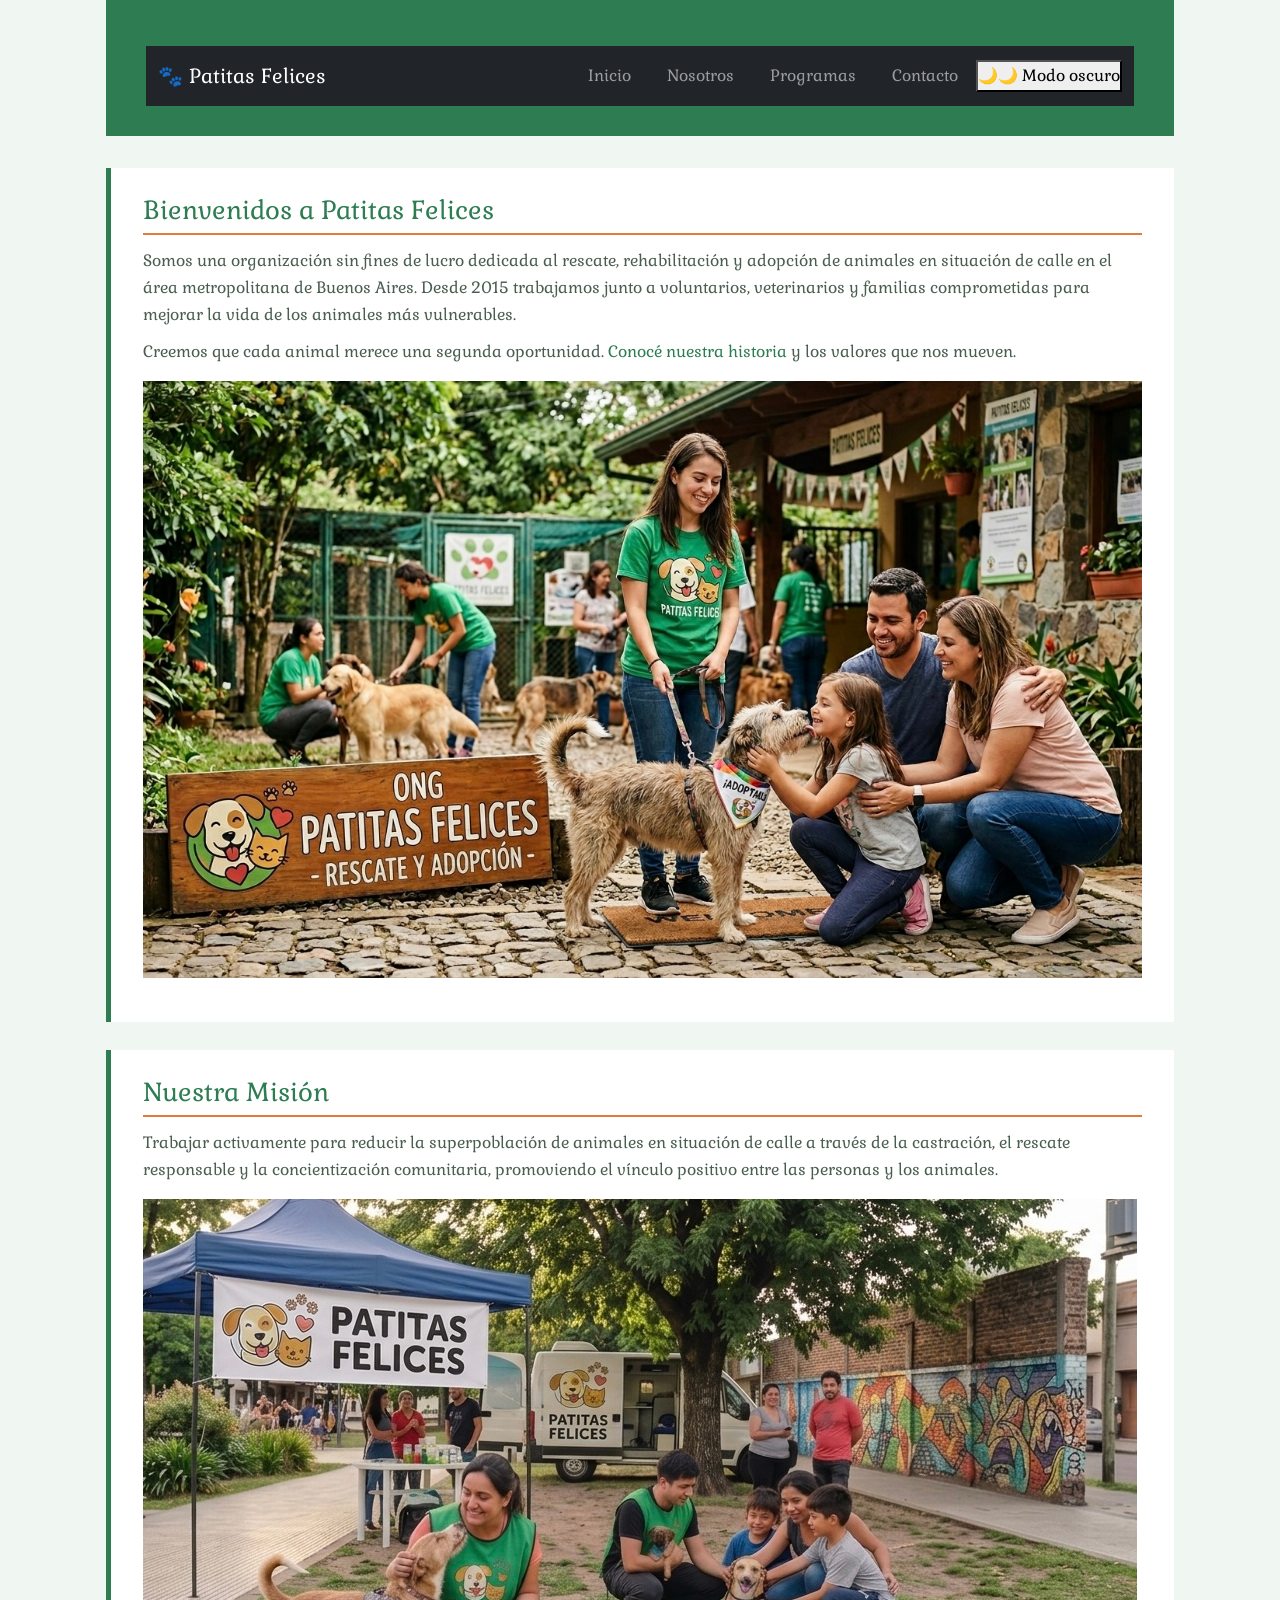
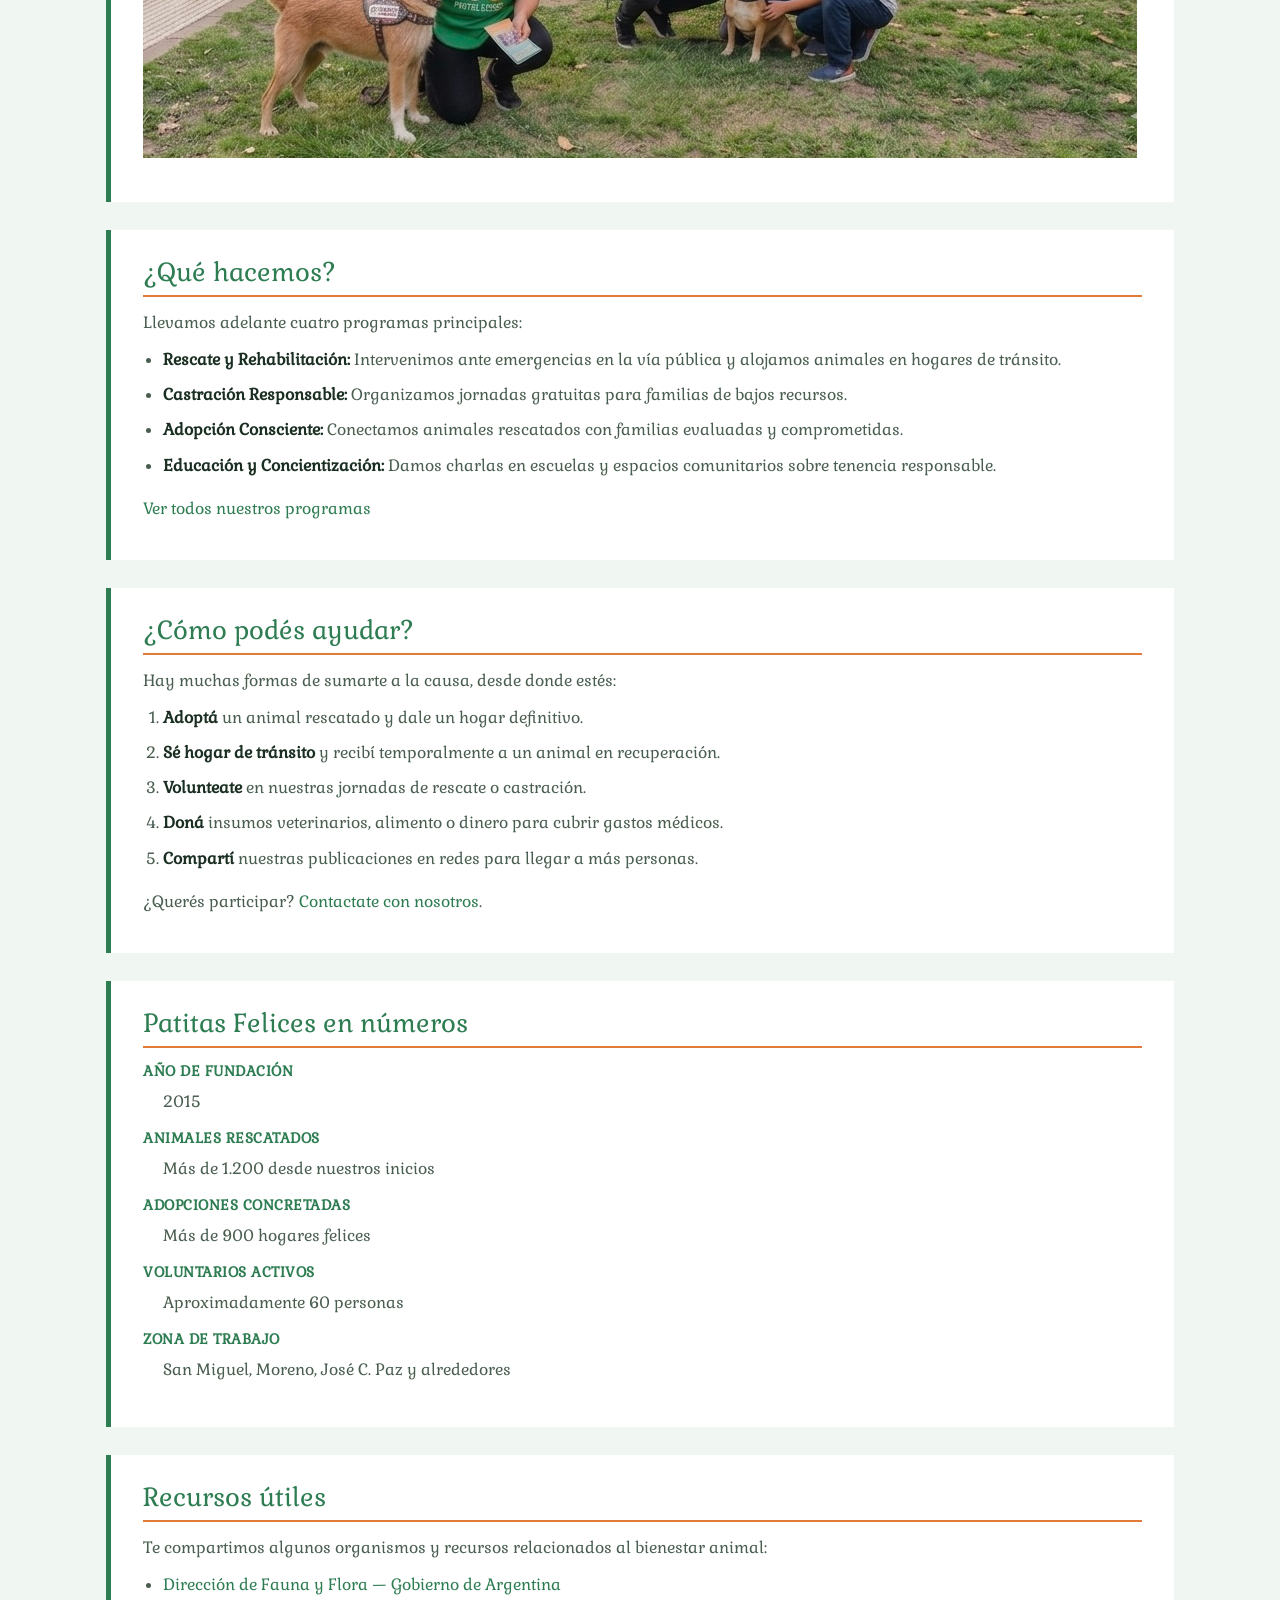
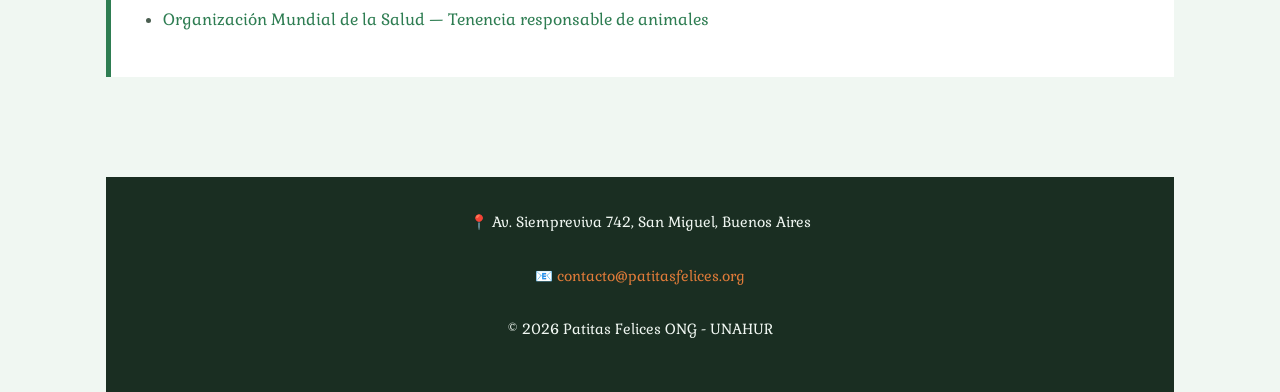
<file: index.html>
<!DOCTYPE html>
<html lang="es">
<head>
    <meta charset="UTF-8">
    <meta name="viewport" content="width=device-width, initial-scale=1.0">
    <title>Inicio | Patitas Felices</title>

    <link rel="preconnect" href="https://fonts.googleapis.com">
    <link rel="preconnect" href="https://fonts.gstatic.com" crossorigin>
    <link href="https://fonts.googleapis.com/css2?family=Gabriela&display=swap" rel="stylesheet">
    <link href="https://cdn.jsdelivr.net/npm/bootstrap@5.3.3/dist/css/bootstrap.min.css" rel="stylesheet">
    <link rel="stylesheet" href="css/estilos.css">
</head>
<body>
 
   <header>
  <nav class="navbar navbar-expand-lg navbar-dark bg-dark">
    <div class="container-fluid">
      <a class="navbar-brand" href="index.html">🐾 Patitas Felices</a>
      <button class="navbar-toggler" type="button" data-bs-toggle="collapse" data-bs-target="#navbarNav">
        <span class="navbar-toggler-icon"></span>
      </button>
      <div class="collapse navbar-collapse" id="navbarNav">
        <ul class="navbar-nav ms-auto">
          <li class="nav-item"><a class="nav-link" href="index.html">Inicio</a></li>
          <li class="nav-item"><a class="nav-link" href="nosotros.html">Nosotros</a></li>
          <li class="nav-item"><a class="nav-link" href="programas.html">Programas</a></li>
          <li class="nav-item"><a class="nav-link" href="contacto.html">Contacto</a></li>
        </ul>
        <button id="btn-modo">🌙🌙 Modo oscuro</button>
      </div>
    </div>
  </nav>
</header> 
    <main>
 
        <!-- Presentación de la ONG -->
        <section id="bienvenida">
            <h2>Bienvenidos a Patitas Felices</h2>
            <p>
                Somos una organización sin fines de lucro dedicada al rescate, rehabilitación 
                y adopción de animales en situación de calle en el área metropolitana de 
                Buenos Aires. Desde 2015 trabajamos junto a voluntarios, veterinarios y 
                familias comprometidas para mejorar la vida de los animales más vulnerables.
            </p>
            <p>
                Creemos que cada animal merece una segunda oportunidad. 
                <a href="nosotros.html">Conocé nuestra historia</a> y los valores que nos mueven.
            </p>
 
            <img src="img/patitasfelices.jpeg" alt="Voluntarios de Patitas Felices en medio de una adopcion">
        </section>
 
        <!-- Misión -->
        <section id="mision">
            <h2>Nuestra Misión</h2>
            <p>
                Trabajar activamente para reducir la superpoblación de animales en situación 
                de calle a través de la castración, el rescate responsable y la concientización 
                comunitaria, promoviendo el vínculo positivo entre las personas y los animales.
            </p>
 
            <img src="img/mision.jpeg" alt="Animal castrado en una jornada de castración gratuita">
        </section>
 
        <!-- Resumen de programas -->
        <section id="programas-resumen">
            <h2>¿Qué hacemos?</h2>
            <p>Llevamos adelante cuatro programas principales:</p>
            <ul>
                <li><strong>Rescate y Rehabilitación:</strong> Intervenimos ante emergencias en la vía pública y alojamos animales en hogares de tránsito.</li>
                <li><strong>Castración Responsable:</strong> Organizamos jornadas gratuitas para familias de bajos recursos.</li>
                <li><strong>Adopción Consciente:</strong> Conectamos animales rescatados con familias evaluadas y comprometidas.</li>
                <li><strong>Educación y Concientización:</strong> Damos charlas en escuelas y espacios comunitarios sobre tenencia responsable.</li>
            </ul>
            <p>
                <a href="programas.html">Ver todos nuestros programas</a>
            </p>
        </section>
 
        <!-- Cómo ayudar -->
        <section id="como-ayudar">
            <h2>¿Cómo podés ayudar?</h2>
            <p>Hay muchas formas de sumarte a la causa, desde donde estés:</p>
            <ol>
                <li><strong>Adoptá</strong> un animal rescatado y dale un hogar definitivo.</li>
                <li><strong>Sé hogar de tránsito</strong> y recibí temporalmente a un animal en recuperación.</li>
                <li><strong>Volunteate</strong> en nuestras jornadas de rescate o castración.</li>
                <li><strong>Doná</strong> insumos veterinarios, alimento o dinero para cubrir gastos médicos.</li>
                <li><strong>Compartí</strong> nuestras publicaciones en redes para llegar a más personas.</li>
            </ol>
            <p>
                ¿Querés participar? <a href="contacto.html">Contactate con nosotros</a>.
            </p>
        </section>
 
        <!-- Datos rápidos -->
        <section id="datos-rapidos">
            <h2>Patitas Felices en números</h2>
            <dl>
                <dt>Año de fundación</dt>
                <dd>2015</dd>
                <dt>Animales rescatados</dt>
                <dd>Más de 1.200 desde nuestros inicios</dd>
                <dt>Adopciones concretadas</dt>
                <dd>Más de 900 hogares felices</dd>
                <dt>Voluntarios activos</dt>
                <dd>Aproximadamente 60 personas</dd>
                <dt>Zona de trabajo</dt>
                <dd>San Miguel, Moreno, José C. Paz y alrededores</dd>
            </dl>
        </section>
 
        <!-- Enlace externo -->
        <section id="recursos">
            <h2>Recursos útiles</h2>
            <p>Te compartimos algunos organismos y recursos relacionados al bienestar animal:</p>
            <ul>
                <li>
                    <a href="https://www.argentina.gob.ar/ambiente/fauna" 
                       target="_blank" 
                       rel="noopener noreferrer">
                        Dirección de Fauna y Flora — Gobierno de Argentina
                    </a>
                </li>
                <li>
                    <a href="https://www.who.int/es/news-room/fact-sheets/detail/animal-bites" 
                       target="_blank" 
                       rel="noopener noreferrer">
                        Organización Mundial de la Salud — Tenencia responsable de animales
                    </a>
                </li>
            </ul>
        </section>
 
    </main>
 
    <footer>
        <p>📍 Av. Siempreviva 742, San Miguel, Buenos Aires</p>
        <p>📧 <a href="mailto:contacto@patitasfelices.org">contacto@patitasfelices.org</a></p>
        <p>&copy; 2026 Patitas Felices ONG - UNAHUR</p>
    </footer>
 <script src="https://cdn.jsdelivr.net/npm/bootstrap@5.3.3/dist/js/bootstrap.bundle.min.js"></script>
 <script src="js/main.js"></script>
</body>
</html>
</file>
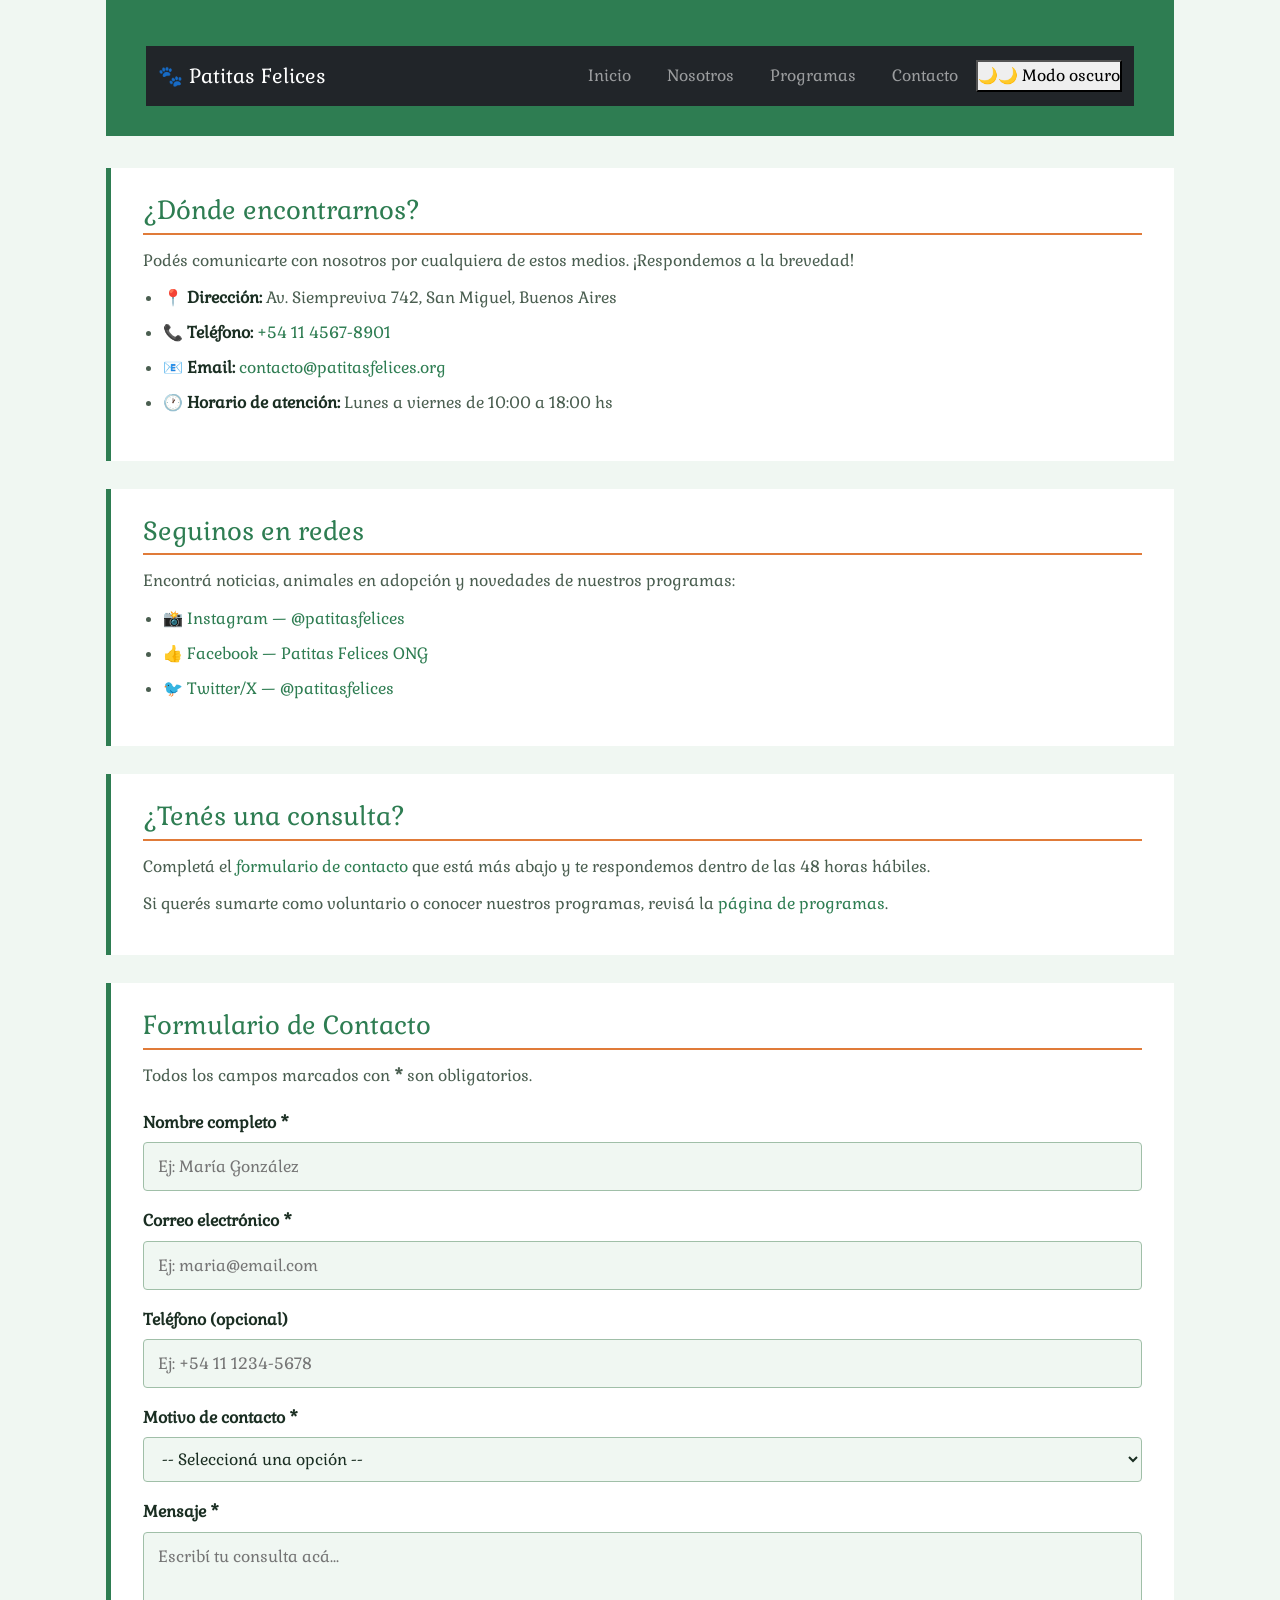
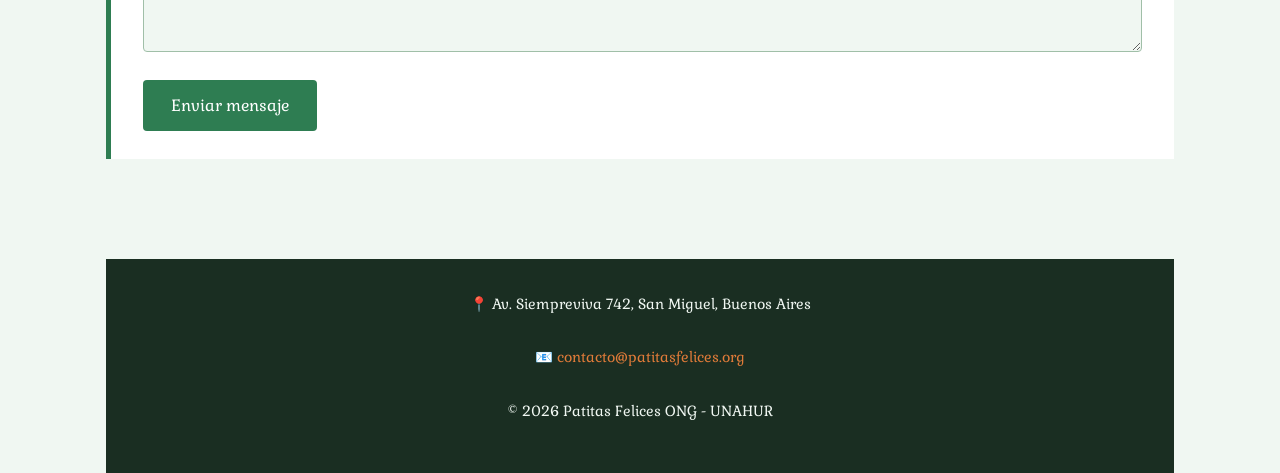
<file: Contacto.html>
<!DOCTYPE html>
<html lang="es">
<head>
    <meta charset="UTF-8">
    <meta name="viewport" content="width=device-width, initial-scale=1.0">
    <title>Contacto | Patitas Felices</title>
    
    <link rel="preconnect" href="https://fonts.googleapis.com">
    <link rel="preconnect" href="https://fonts.gstatic.com" crossorigin>
    <link href="https://fonts.googleapis.com/css2?family=Gabriela&display=swap" rel="stylesheet">
    <link href="https://cdn.jsdelivr.net/npm/bootstrap@5.3.3/dist/css/bootstrap.min.css" rel="stylesheet">
    <link rel="stylesheet" href="css/estilos.css">
</head>
<body>

    <header>
  <nav class="navbar navbar-expand-lg navbar-dark bg-dark">
    <div class="container-fluid">
      <a class="navbar-brand" href="index.html">🐾 Patitas Felices</a>
      <button class="navbar-toggler" type="button" data-bs-toggle="collapse" data-bs-target="#navbarNav">
        <span class="navbar-toggler-icon"></span>
      </button>
      <div class="collapse navbar-collapse" id="navbarNav">
        <ul class="navbar-nav ms-auto">
          <li class="nav-item"><a class="nav-link" href="index.html">Inicio</a></li>
          <li class="nav-item"><a class="nav-link" href="nosotros.html">Nosotros</a></li>
          <li class="nav-item"><a class="nav-link" href="programas.html">Programas</a></li>
          <li class="nav-item"><a class="nav-link" href="contacto.html">Contacto</a></li>
        </ul>
        <button id="btn-modo">🌙🌙 Modo oscuro</button>
      </div>
    </div>
  </nav>
</header>

    <main>

        <!-- Información de contacto -->
        <section id="info-contacto">
            <h2>¿Dónde encontrarnos?</h2>
            <p>Podés comunicarte con nosotros por cualquiera de estos medios. 
               ¡Respondemos a la brevedad!</p>

            <ul>
                <li>
                    📍 <strong>Dirección:</strong> Av. Siempreviva 742, San Miguel, Buenos Aires
                </li>
                <li>
                    📞 <strong>Teléfono:</strong> 
                    <a href="tel:+541145678901">+54 11 4567-8901</a>
                </li>
                <li>
                    📧 <strong>Email:</strong> 
                    <a href="mailto:contacto@patitasfelices.org">contacto@patitasfelices.org</a>
                </li>
                <li>
                    🕐 <strong>Horario de atención:</strong> Lunes a viernes de 10:00 a 18:00 hs
                </li>
            </ul>
        </section>

        <!-- Redes sociales -->
        <section id="redes">
            <h2>Seguinos en redes</h2>
            <p>Encontrá noticias, animales en adopción y novedades de nuestros programas:</p>
            <ul>
                <li>
                    <a href="https://www.instagram.com/patitasfelices" 
                       target="_blank" 
                       rel="noopener noreferrer">
                        📸 Instagram — @patitasfelices
                    </a>
                </li>
                <li>
                    <a href="https://www.facebook.com/patitasfelicesong" 
                       target="_blank" 
                       rel="noopener noreferrer">
                        👍 Facebook — Patitas Felices ONG
                    </a>
                </li>
                <li>
                    <a href="https://twitter.com/patitasfelices" 
                       target="_blank" 
                       rel="noopener noreferrer">
                        🐦 Twitter/X — @patitasfelices
                    </a>
                </li>
            </ul>
        </section>

        <!-- Enlace interno a formulario -->
        <section id="cta-formulario">
            <h2>¿Tenés una consulta?</h2>
            <p>
                Completá el <a href="#formulario">formulario de contacto</a> 
                que está más abajo y te respondemos dentro de las 48 horas hábiles.
            </p>
            <p>
                Si querés sumarte como voluntario o conocer nuestros programas, 
                revisá la <a href="programas.html">página de programas</a>.
            </p>
        </section>

        <!-- Formulario -->
        <section id="formulario">
            <h2>Formulario de Contacto</h2>
            <p>Todos los campos marcados con <strong>*</strong> son obligatorios.</p>

            <form action="#" method="post">

                <label for="nombre">Nombre completo *</label>
                <input 
                    type="text" 
                    id="nombre" 
                    name="nombre" 
                    placeholder="Ej: María González"
                    required>

                <label for="email">Correo electrónico *</label>
                <input 
                    type="email" 
                    id="email" 
                    name="email" 
                    placeholder="Ej: maria@email.com"
                    required>

                <label for="telefono">Teléfono (opcional)</label>
                <input 
                    type="tel" 
                    id="telefono" 
                    name="telefono" 
                    placeholder="Ej: +54 11 1234-5678">

                <label for="motivo">Motivo de contacto *</label>
                <select id="motivo" name="motivo" required>
                    <option value="">-- Seleccioná una opción --</option>
                    <option value="adopcion">Quiero adoptar</option>
                    <option value="transito">Quiero ser hogar de tránsito</option>
                    <option value="voluntariado">Quiero ser voluntario/a</option>
                    <option value="donacion">Quiero hacer una donación</option>
                    <option value="castracion">Consulta sobre castración</option>
                    <option value="otro">Otro</option>
                </select>

                <label for="mensaje">Mensaje *</label>
                <textarea 
                    id="mensaje" 
                    name="mensaje" 
                    placeholder="Escribí tu consulta acá..."
                    required></textarea>

                <button type="submit">Enviar mensaje</button>

            </form>
        </section>

    </main>

    <footer>
        <p>📍 Av. Siempreviva 742, San Miguel, Buenos Aires</p>
        <p>📧 <a href="mailto:contacto@patitasfelices.org">contacto@patitasfelices.org</a></p>
        <p>&copy; 2026 Patitas Felices ONG - UNAHUR</p>
    </footer>
<script src="https://cdn.jsdelivr.net/npm/bootstrap@5.3.3/dist/js/bootstrap.bundle.min.js"></script>
<script src="js/main.js"></script>
</body>
</html>
</file>
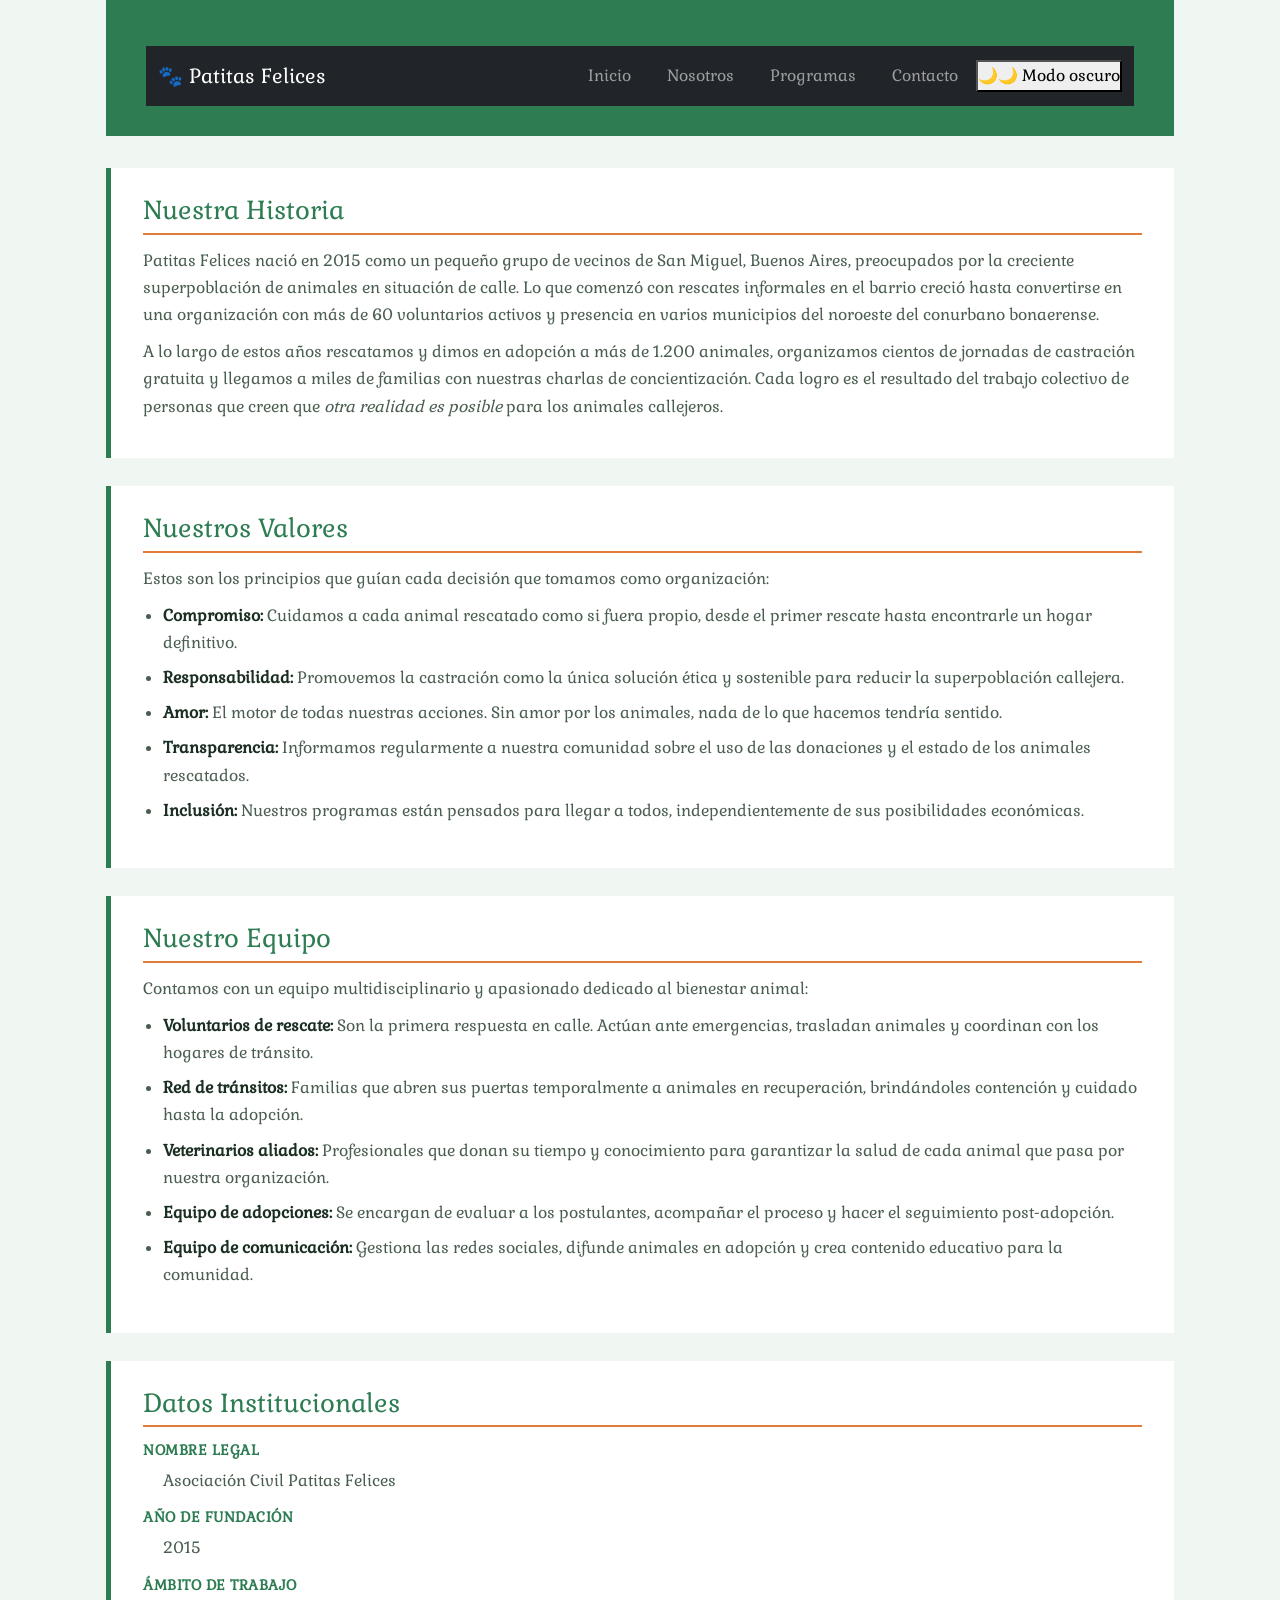
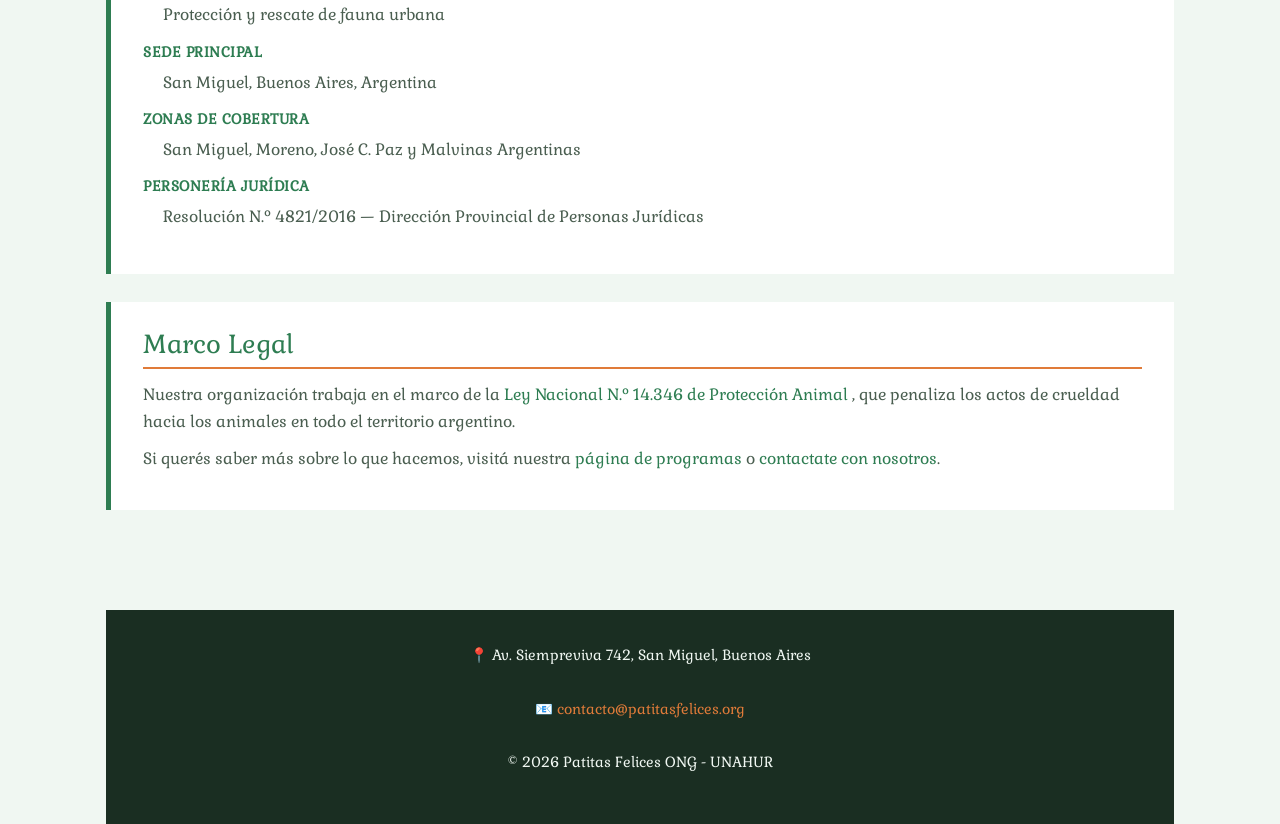
<file: nosotros.html>
<!DOCTYPE html>
<html lang="es">
<head>
    <meta charset="UTF-8">
    <meta name="viewport" content="width=device-width, initial-scale=1.0">
    <title>Nosotros | Patitas Felices</title>

    <link rel="preconnect" href="https://fonts.googleapis.com">
    <link rel="preconnect" href="https://fonts.gstatic.com" crossorigin>
    <link href="https://fonts.googleapis.com/css2?family=Gabriela&display=swap" rel="stylesheet">
    <link href="https://cdn.jsdelivr.net/npm/bootstrap@5.3.3/dist/css/bootstrap.min.css" rel="stylesheet">
    <link rel="stylesheet" href="css/estilos.css">
</head>

<body>

<header>
  <nav class="navbar navbar-expand-lg navbar-dark bg-dark">
    <div class="container-fluid">
      <a class="navbar-brand" href="index.html">🐾 Patitas Felices</a>

      <button class="navbar-toggler" type="button"
              data-bs-toggle="collapse"
              data-bs-target="#navbarNav">
        <span class="navbar-toggler-icon"></span>
      </button>

      <div class="collapse navbar-collapse" id="navbarNav">
        <ul class="navbar-nav ms-auto">
          <li class="nav-item"><a class="nav-link" href="index.html">Inicio</a></li>
          <li class="nav-item"><a class="nav-link" href="nosotros.html">Nosotros</a></li>
          <li class="nav-item"><a class="nav-link" href="programas.html">Programas</a></li>
          <li class="nav-item"><a class="nav-link" href="contacto.html">Contacto</a></li>
        </ul>
        <button id="btn-modo">🌙🌙 Modo oscuro</button>
      </div>
    </div>
  </nav>
</header>

<main>
        <!-- Historia -->
        <section id="historia">
            <h2>Nuestra Historia</h2>
            <p>
                Patitas Felices nació en 2015 como un pequeño grupo de vecinos de San Miguel, 
                Buenos Aires, preocupados por la creciente superpoblación de animales en 
                situación de calle. Lo que comenzó con rescates informales en el barrio 
                creció hasta convertirse en una organización con más de 60 voluntarios activos 
                y presencia en varios municipios del noroeste del conurbano bonaerense.
            </p>
            <p>
                A lo largo de estos años rescatamos y dimos en adopción a más de 1.200 animales, 
                organizamos cientos de jornadas de castración gratuita y llegamos a miles de 
                familias con nuestras charlas de concientización. Cada logro es el resultado 
                del trabajo colectivo de personas que creen que <em>otra realidad es posible</em> 
                para los animales callejeros.
            </p>
        </section>
 
        <!-- Valores -->
        <section id="valores">
            <h2>Nuestros Valores</h2>
            <p>Estos son los principios que guían cada decisión que tomamos como organización:</p>
            <ul>
                <li>
                    <strong>Compromiso:</strong> Cuidamos a cada animal rescatado como si fuera 
                    propio, desde el primer rescate hasta encontrarle un hogar definitivo.
                </li>
                <li>
                    <strong>Responsabilidad:</strong> Promovemos la castración como la única 
                    solución ética y sostenible para reducir la superpoblación callejera.
                </li>
                <li>
                    <strong>Amor:</strong> El motor de todas nuestras acciones. Sin amor por 
                    los animales, nada de lo que hacemos tendría sentido.
                </li>
                <li>
                    <strong>Transparencia:</strong> Informamos regularmente a nuestra comunidad 
                    sobre el uso de las donaciones y el estado de los animales rescatados.
                </li>
                <li>
                    <strong>Inclusión:</strong> Nuestros programas están pensados para llegar 
                    a todos, independientemente de sus posibilidades económicas.
                </li>
            </ul>
        </section>
 
        <!-- Equipo -->
        <section id="equipo">
            <h2>Nuestro Equipo</h2>
            <p>
                Contamos con un equipo multidisciplinario y apasionado dedicado 
                al bienestar animal:
            </p>
            <ul>
                <li>
                    <strong>Voluntarios de rescate:</strong> Son la primera respuesta en calle. 
                    Actúan ante emergencias, trasladan animales y coordinan con los hogares de tránsito.
                </li>
                <li>
                    <strong>Red de tránsitos:</strong> Familias que abren sus puertas temporalmente 
                    a animales en recuperación, brindándoles contención y cuidado hasta la adopción.
                </li>
                <li>
                    <strong>Veterinarios aliados:</strong> Profesionales que donan su tiempo y 
                    conocimiento para garantizar la salud de cada animal que pasa por nuestra organización.
                </li>
                <li>
                    <strong>Equipo de adopciones:</strong> Se encargan de evaluar a los postulantes, 
                    acompañar el proceso y hacer el seguimiento post-adopción.
                </li>
                <li>
                    <strong>Equipo de comunicación:</strong> Gestiona las redes sociales, difunde 
                    animales en adopción y crea contenido educativo para la comunidad.
                </li>
            </ul>
        </section>
 
        <!-- Datos institucionales -->
        <section id="datos-ong">
            <h2>Datos Institucionales</h2>
            <dl>
                <dt>Nombre Legal</dt>
                <dd>Asociación Civil Patitas Felices</dd>
 
                <dt>Año de Fundación</dt>
                <dd>2015</dd>
 
                <dt>Ámbito de Trabajo</dt>
                <dd>Protección y rescate de fauna urbana</dd>
 
                <dt>Sede Principal</dt>
                <dd>San Miguel, Buenos Aires, Argentina</dd>
 
                <dt>Zonas de cobertura</dt>
                <dd>San Miguel, Moreno, José C. Paz y Malvinas Argentinas</dd>
 
                <dt>Personería Jurídica</dt>
                <dd>Resolución N.º 4821/2016 — Dirección Provincial de Personas Jurídicas</dd>
            </dl>
        </section>
 
        <!-- Enlace externo -->
        <section id="marco-legal">
            <h2>Marco Legal</h2>
            <p>
                Nuestra organización trabaja en el marco de la 
                <a href="https://www.argentina.gob.ar/normativa/nacional/ley-14346-72068" 
                   target="_blank" 
                   rel="noopener noreferrer">
                    Ley Nacional N.º 14.346 de Protección Animal
                </a>, 
                que penaliza los actos de crueldad hacia los animales en todo el territorio argentino.
            </p>
            <p>
                Si querés saber más sobre lo que hacemos, visitá nuestra 
                <a href="programas.html">página de programas</a> o 
                <a href="contacto.html">contactate con nosotros</a>.
            </p>
        </section>
 
    </main>
 
    <footer>
        <p>📍 Av. Siempreviva 742, San Miguel, Buenos Aires</p>
        <p>📧 <a href="mailto:contacto@patitasfelices.org">contacto@patitasfelices.org</a></p>
        <p>&copy; 2026 Patitas Felices ONG - UNAHUR</p>
    </footer>
 <script src="https://cdn.jsdelivr.net/npm/bootstrap@5.3.3/dist/js/bootstrap.bundle.min.js"></script>
 <script src="js/main.js"></script>
</body>
</html>
</file>
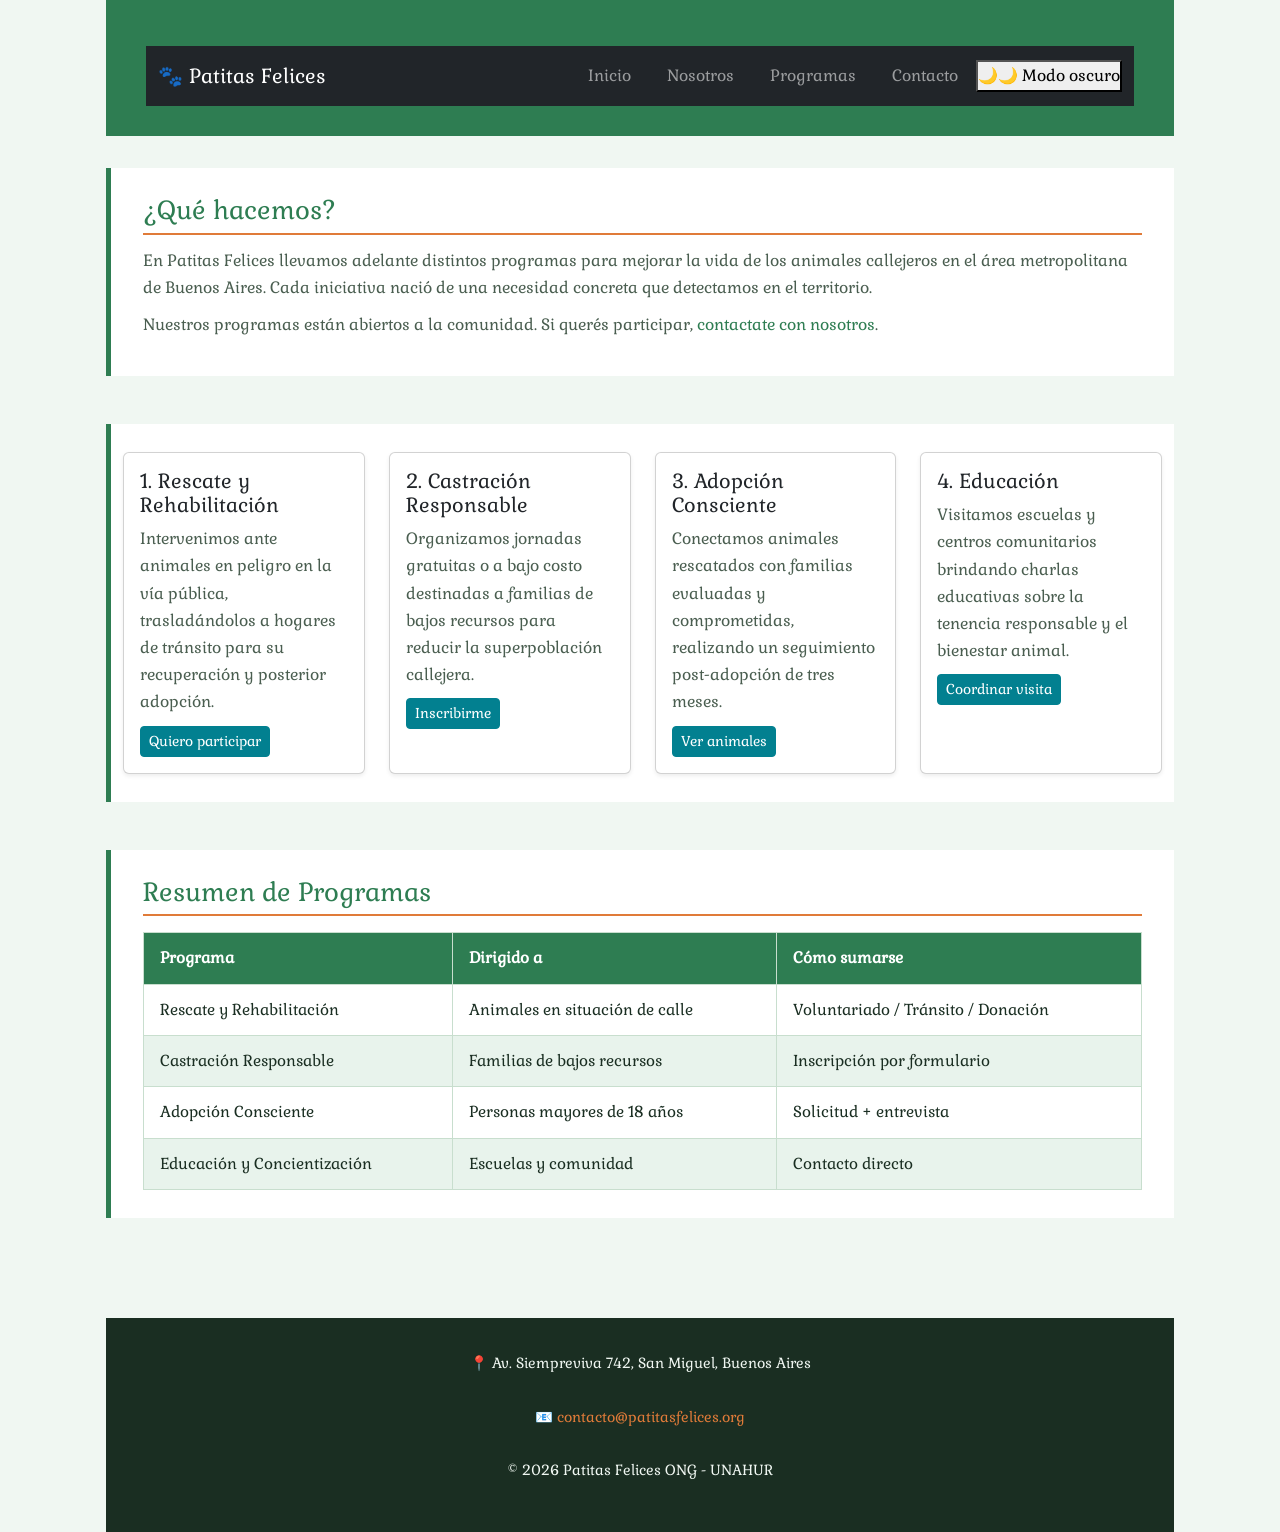
<file: Programas.html>
<!DOCTYPE html>
<html lang="es">
<head>
    <meta charset="UTF-8">
    <meta name="viewport" content="width=device-width, initial-scale=1.0">
    <title>Programas | Patitas Felices</title>
 
    <!-- Google Fonts -->
    <link rel="preconnect" href="https://fonts.googleapis.com">
    <link rel="preconnect" href="https://fonts.gstatic.com" crossorigin>
    <link href="https://fonts.googleapis.com/css2?family=Gabriela&display=swap" rel="stylesheet">
    <link href="https://cdn.jsdelivr.net/npm/bootstrap@5.3.3/dist/css/bootstrap.min.css" rel="stylesheet">
    <!-- Hoja de estilos externa -->
    <link rel="stylesheet" href="css/estilos.css">
</head>
<body>
 
<header>
  <nav class="navbar navbar-expand-lg navbar-dark bg-dark">
    <div class="container-fluid">
      <a class="navbar-brand" href="index.html">🐾 Patitas Felices</a>
      <button class="navbar-toggler" type="button" data-bs-toggle="collapse" data-bs-target="#navbarNav">
        <span class="navbar-toggler-icon"></span>
      </button>
      <div class="collapse navbar-collapse" id="navbarNav">
        <ul class="navbar-nav ms-auto">
          <li class="nav-item"><a class="nav-link" href="index.html">Inicio</a></li>
          <li class="nav-item"><a class="nav-link" href="nosotros.html">Nosotros</a></li>
          <li class="nav-item"><a class="nav-link" href="programas.html">Programas</a></li>
          <li class="nav-item"><a class="nav-link" href="contacto.html">Contacto</a></li>
        </ul>
        <button id="btn-modo">🌙🌙 Modo oscuro</button>
      </div>
    </div>
  </nav>
</header>
    <main>
 
        <!-- Introducción -->
        <section id="intro-programas">
            <h2>¿Qué hacemos?</h2>
            <p>
                En Patitas Felices llevamos adelante distintos programas para mejorar 
                la vida de los animales callejeros en el área metropolitana de Buenos Aires. 
                Cada iniciativa nació de una necesidad concreta que detectamos en el territorio.
            </p>
            <p>
                Nuestros programas están abiertos a la comunidad. Si querés participar, 
                <a href="contacto.html">contactate con nosotros</a>.
            </p>
        </section>
 <!-- SECCIÓN NUEVA: Grilla de Programas en Tarjetas -->
        <section id="contenedor-grilla-programas" class="container my-5">
            <div class="row g-4">
         
                <!-- Tarjeta 1: Rescate y Rehabilitación -->
                <div class="col-12 col-md-6 col-lg-3">
                    <div class="card h-100 shadow-sm">
                        <div class="card-body">
                            <h3 class="card-title h5">1. Rescate y Rehabilitación</h3>
                            <p class="card-text">Intervenimos ante animales en peligro en la vía pública, trasladándolos a hogares de tránsito para su recuperación y posterior adopción.</p>
                            <a href="contacto.html" class="btn btn-primary btn-sm">Quiero participar</a>
                        </div>
                    </div>
                </div>
         
                <!-- Tarjeta 2: Castración Responsable -->
                <div class="col-12 col-md-6 col-lg-3">
                    <div class="card h-100 shadow-sm">
                        <div class="card-body">
                            <h3 class="card-title h5">2. Castración Responsable</h3>
                            <p class="card-text">Organizamos jornadas gratuitas o a bajo costo destinadas a familias de bajos recursos para reducir la superpoblación callejera.</p>
                            <a href="contacto.html" class="btn btn-primary btn-sm">Inscribirme</a>
                        </div>
                    </div>
                </div>
         
                <!-- Tarjeta 3: Adopción Consciente -->
                <div class="col-12 col-md-6 col-lg-3">
                    <div class="card h-100 shadow-sm">
                        <div class="card-body">
                            <h3 class="card-title h5">3. Adopción Consciente</h3>
                            <p class="card-text">Conectamos animales rescatados con familias evaluadas y comprometidas, realizando un seguimiento post-adopción de tres meses.</p>
                            <a href="contacto.html" class="btn btn-primary btn-sm">Ver animales</a>
                        </div>
                    </div>
                </div>
         
                <!-- Tarjeta 4: Educación y Concientización -->
                <div class="col-12 col-md-6 col-lg-3">
                    <div class="card h-100 shadow-sm">
                        <div class="card-body">
                            <h3 class="card-title h5">4. Educación</h3>
                            <p class="card-text">Visitamos escuelas y centros comunitarios brindando charlas educativas sobre la tenencia responsable y el bienestar animal.</p>
                            <a href="contacto.html" class="btn btn-primary btn-sm">Coordinar visita</a>
                        </div>
                    </div>
                </div>
         
            </div>
        </section>
 
        <!-- Tabla resumen -->
        <section id="resumen-programas">
            <h2>Resumen de Programas</h2>
            <table>
                <thead>
                    <tr>
                        <th>Programa</th>
                        <th>Dirigido a</th>
                        <th>Cómo sumarse</th>
                    </tr>
                </thead>
                <tbody>
                    <tr>
                        <td>Rescate y Rehabilitación</td>
                        <td>Animales en situación de calle</td>
                        <td>Voluntariado / Tránsito / Donación</td>
                    </tr>
                    <tr>
                        <td>Castración Responsable</td>
                        <td>Familias de bajos recursos</td>
                        <td>Inscripción por formulario</td>
                    </tr>
                    <tr>
                        <td>Adopción Consciente</td>
                        <td>Personas mayores de 18 años</td>
                        <td>Solicitud + entrevista</td>
                    </tr>
                    <tr>
                        <td>Educación y Concientización</td>
                        <td>Escuelas y comunidad</td>
                        <td>Contacto directo</td>
                    </tr>
                </tbody>
            </table>
        </section>
 
    </main>
 
    <footer>
        <p>📍 Av. Siempreviva 742, San Miguel, Buenos Aires</p>
        <p>📧 <a href="mailto:contacto@patitasfelices.org">contacto@patitasfelices.org</a></p>
        <p>&copy; 2026 Patitas Felices ONG - UNAHUR</p>
    </footer>
 <script src="https://cdn.jsdelivr.net/npm/bootstrap@5.3.3/dist/js/bootstrap.bundle.min.js"></script>
 <script src="js/main.js"></script>
</body>
</html>
</file>
<file: css/estilos.css>
/* ================================================
   VARIABLES  Paleta de colores y tipografia
   ================================================ */
:root {
    --color-primario:    #2e7d52;
    --color-secundario:  #1a2e22;
    --color-acento:      #e07b39;
    --color-fondo:       #f0f7f2;
    --color-texto:       #1a2e22;
    --color-texto-suave: #4a5e50;
    --color-blanco:      #ffffff;
    --fuente-principal:  'Gabriela', serif;
}


/* ================================================
   RESET BASICO
   ================================================ */
* {
    box-sizing: border-box;
    margin: 0;
    padding: 0;
}


/* ================================================
   BODY: Tipografi­a y fondo general
   ================================================ */
body {
    font-family: var(--fuente-principal);
    font-size: 16px;
    line-height: 1.7;
    background-color: var(--color-fondo);
    color: var(--color-texto);
    max-width: 1100px;
    margin: 0 auto;
    padding: 0 1rem;
}


/* ================================================
   HEADINGS: Jerarqui­a tipografica
   ================================================ */
h1 {
    font-size: 2.2rem;
    color: var(--color-blanco);
    margin-bottom: 16px;
}

h2 {
    font-size: 1.6rem;
    color: var(--color-primario);
    margin-bottom: 12px;
    border-bottom: 2px solid var(--color-acento);
    padding-bottom: 6px;
}

h3 {
    font-size: 1.2rem;
    color: var(--color-secundario);
    margin-bottom: 8px;
}


/* ================================================
   HEADER
   ================================================ */
header {
    background-color: var(--color-primario);
    color: var(--color-blanco);
    padding: 30px 40px;
    text-align: center;
}


/* ================================================
   NAVEGACION
   ================================================ */
nav {
    margin-top: 16px;
}

nav ul {
    list-style: none;
    padding: 0;
    margin: 0;
}

nav ul li {
    display: inline-block;
    margin: 0 10px;
}

nav ul li a {
    color: var(--color-blanco);
    text-decoration: none;
    font-size: 1rem;
    padding: 6px 14px;
    border-radius: 4px;
}

nav ul li a:hover {
    background-color: var(--color-blanco);
    color: var(--color-primario);
}


/* ================================================
   MAIN: Contenedor principal
   ================================================ */
main {
    padding: 32px 0;
}


/* ================================================
   SECCIONES
   ================================================ */
section {
    background-color: var(--color-blanco);
    border-left: 5px solid var(--color-primario);
    padding: 28px 32px;
    margin-bottom: 28px;
}

section p {
    color: var(--color-texto-suave);
    margin-bottom: 10px;
}


/* ================================================
   LISTAS ul y ol
   ================================================ */
section ul,
section ol {
    padding-left: 20px;
    margin-top: 10px;
}

section ul li,
section ol li {
    margin-bottom: 8px;
    color: var(--color-texto-suave);
}

section ul li strong,
section ol li strong {
    color: var(--color-secundario);
}


/* ================================================
   LISTA DE DEFINICIONES dl, dt, dd
   ================================================ */
dl {
    margin-top: 10px;
}

dt {
    font-weight: bold;
    color: var(--color-primario);
    margin-top: 12px;
    text-transform: uppercase;
    font-size: 0.88rem;
    letter-spacing: 0.5px;
}

dd {
    color: var(--color-texto-suave);
    margin-left: 20px;
    margin-top: 4px;
}


/* ================================================
   ENLACES GENERALES
   ================================================ */
a {
    color: var(--color-primario);
    text-decoration: none;
}

a:hover {
    color: var(--color-acento);
    text-decoration: underline;
}


/* ================================================
   IMAGENES
   ================================================ */
img {
    max-width: 100%;
    height: auto;
    display: block;
    margin: 16px 0;
}


/* ================================================
   TABLA (para paginas que la usen)
   ================================================ */
table {
    width: 100%;
    border-collapse: collapse;
    margin-top: 16px;
    font-size: 0.97rem;
}

table thead {
    background-color: var(--color-primario);
    color: var(--color-blanco);
}

table th,
table td {
    padding: 12px 16px;
    border: 1px solid #c8dece;
    text-align: left;
}

table tbody tr:nth-child(even) {
    background-color: #e8f3ec;
}

table tbody tr:hover {
    background-color: #d4eadb;
}


/* ================================================
   FORMULARIO (para contacto.html)
   ================================================ */
form {
    margin-top: 20px;
}

form label {
    display: block;
    font-weight: bold;
    color: var(--color-secundario);
    margin-top: 16px;
    margin-bottom: 6px;
}

form input,
form textarea,
form select {
    width: 100%;
    padding: 10px 14px;
    border: 1px solid #a0bfa8;
    border-radius: 4px;
    font-family: var(--fuente-principal);
    font-size: 1rem;
    color: var(--color-texto);
    background-color: var(--color-fondo);
}

form input:focus,
form textarea:focus {
    outline: none;
    border-color: var(--color-primario);
}

form textarea {
    min-height: 120px;
    resize: vertical;
}

form button {
    margin-top: 20px;
    padding: 12px 28px;
    background-color: var(--color-primario);
    color: var(--color-blanco);
    border: none;
    border-radius: 4px;
    font-family: var(--fuente-principal);
    font-size: 1rem;
    cursor: pointer;
}

form button:hover {
    background-color: var(--color-secundario);
}


/* ================================================
   FOOTER
   ================================================ */
footer {
    background-color: var(--color-secundario);
    color: var(--color-fondo);
    text-align: center;
    padding: 24px 20px;
    font-size: 0.9rem;
    line-height: 1.9;
    margin-top: 40px;
}

footer a {
    color: var(--color-acento);
}

footer a:hover {
    color: var(--color-blanco);
}

header {
  position: sticky;
  top: 0;
  z-index: 1000;
}

footer {
  display: flex;
  flex-direction: column;
  align-items: center;
  justify-content: center;
  gap: 10px;
  padding: 2rem 1rem;
}


.btn-primary {
  font-family: 'Gabriela', serif; 
  background-color: #028090; 
  border-color: #028090;
  transition: all 0.3s ease;
}

.btn-primary:hover {
  background-color: #E8611A; 
  border-color: #E8611A;
}

body.oscuro {
 background-color: #1a1a1a;
 color: #f5f5f5;
}
</file>
